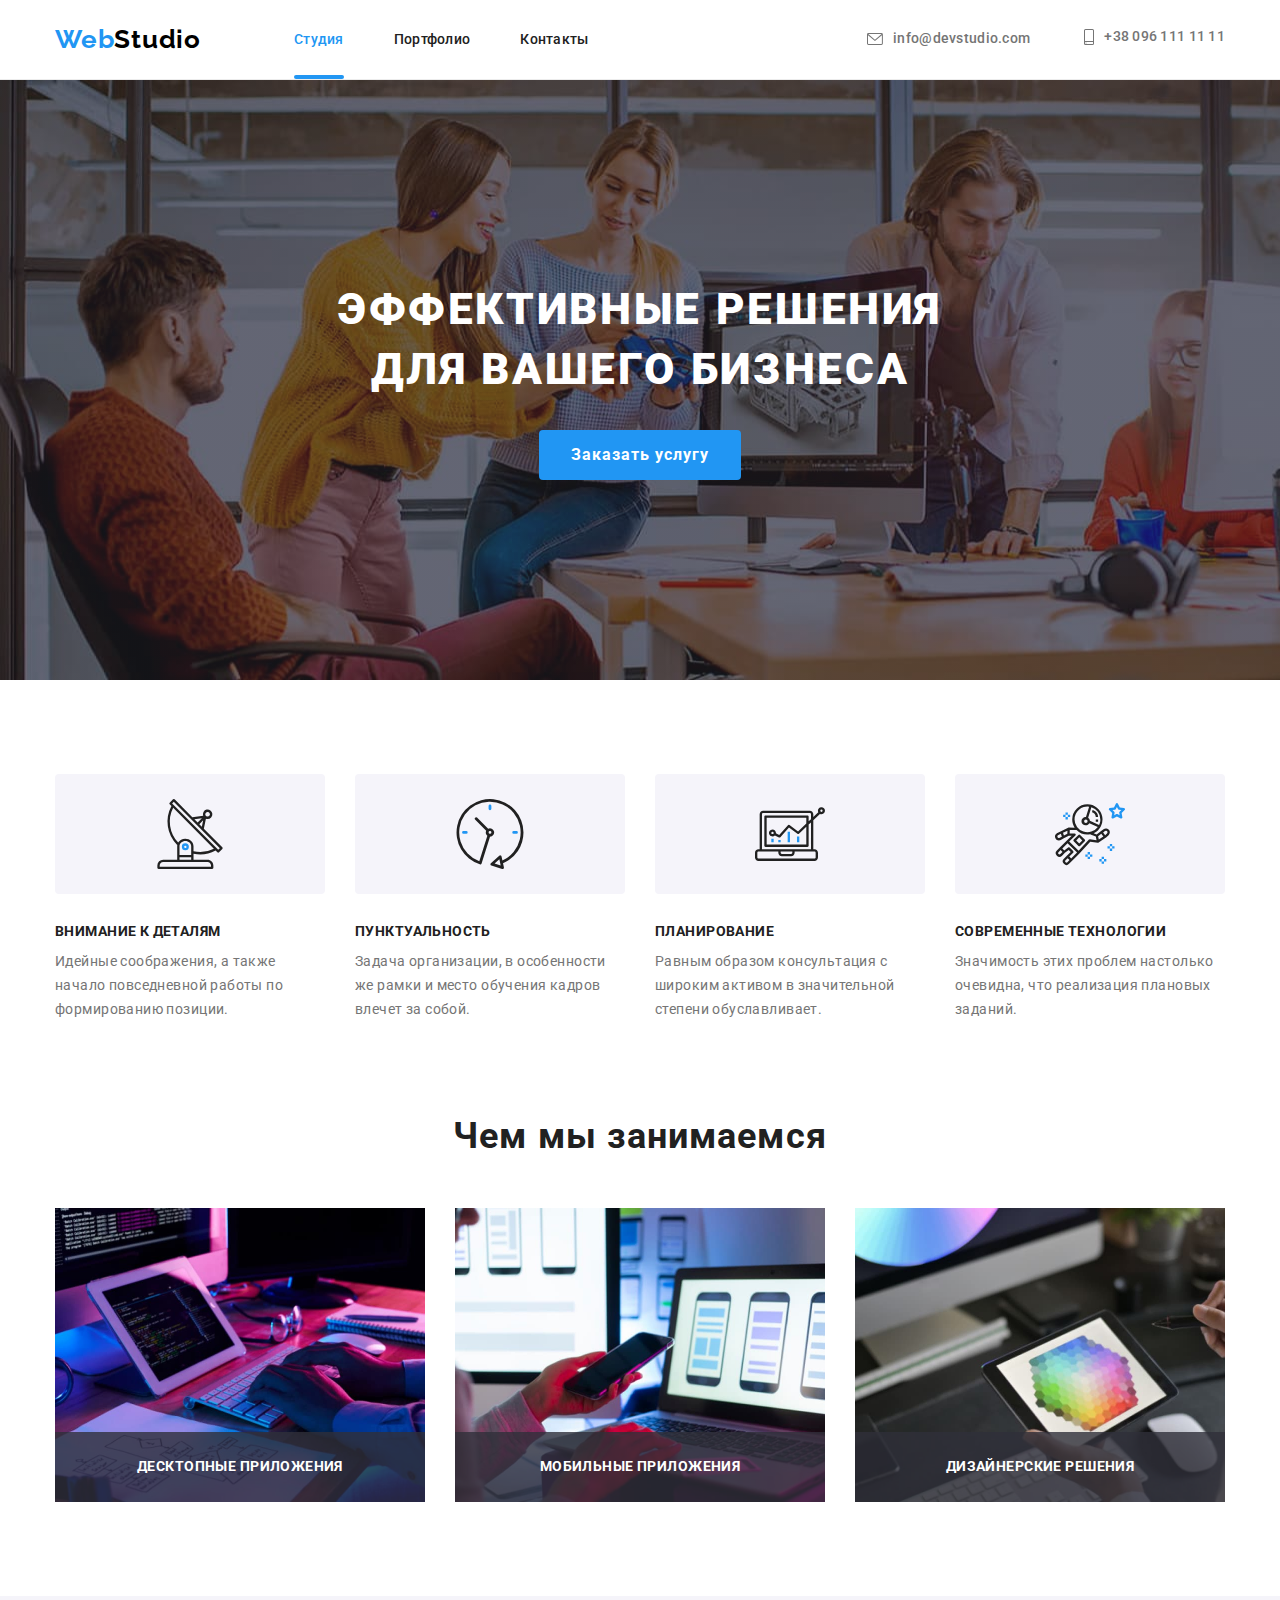
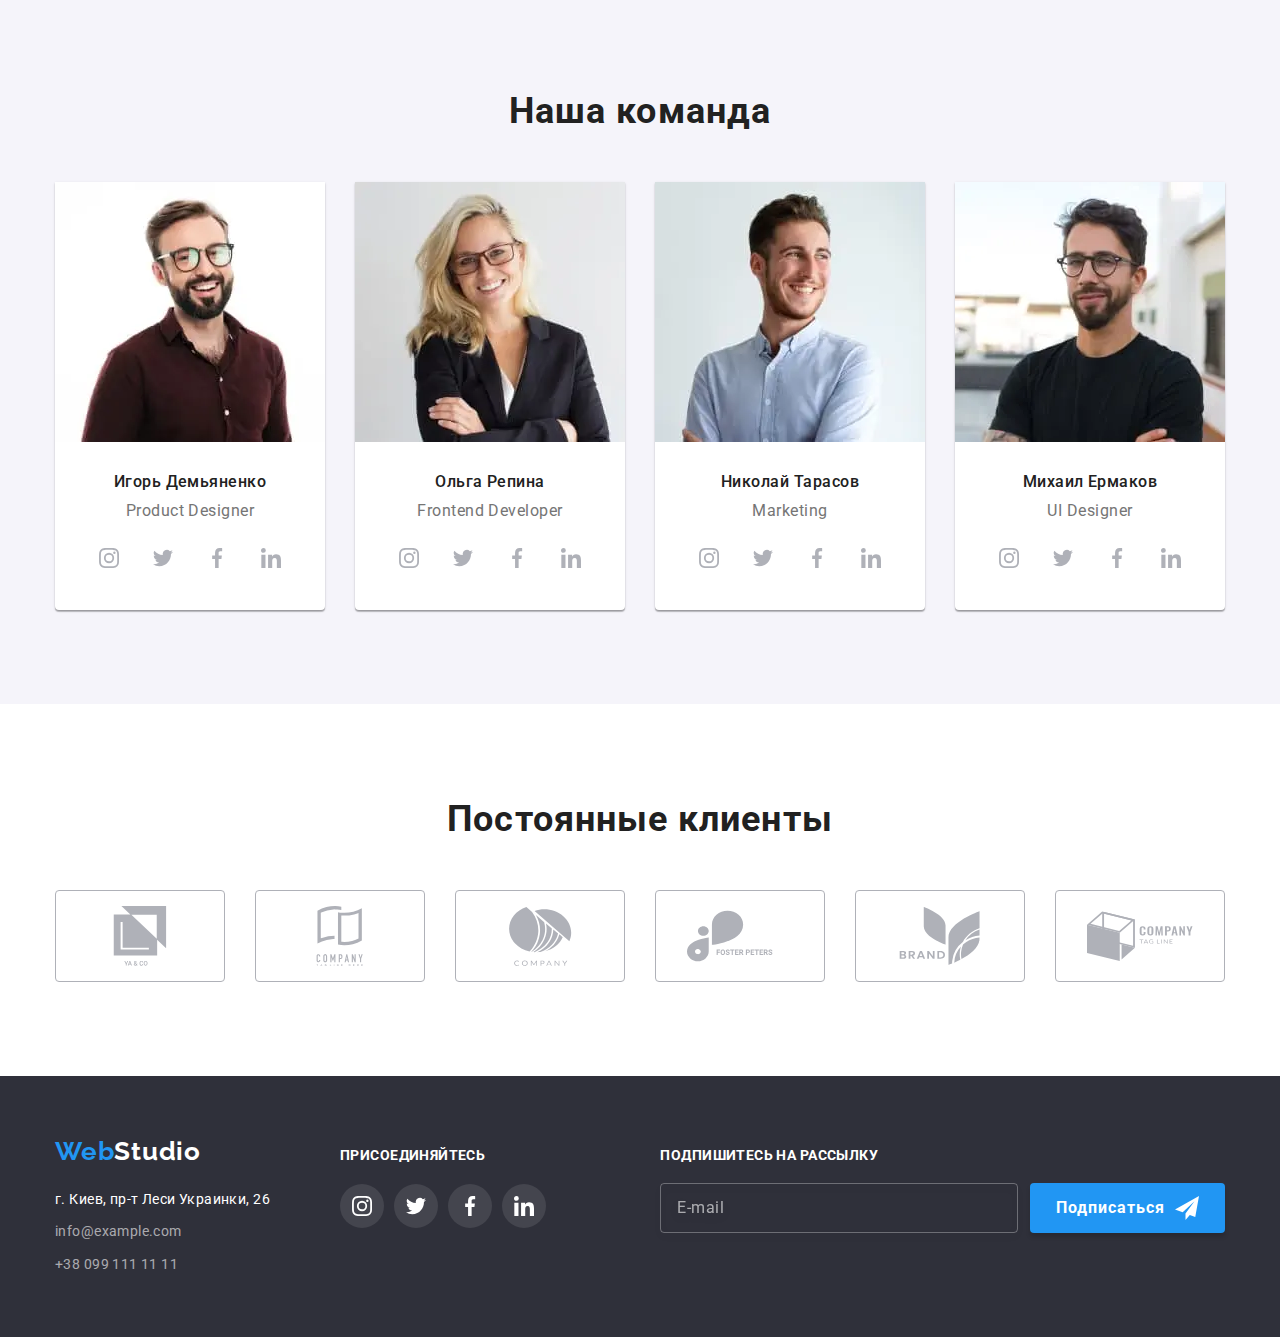
<file: index.html>
<!DOCTYPE html>
<html lang="ru">

<head>
    <meta charset="UTF-8" />
    <meta http-equiv="X-UA-Compatible" content="IE=edge">
    <meta name="viewport" content="width=device-width, initial-scale=1.0">
    <title>Студія</title>
    <link rel="preconnect" href="https://fonts.googleapis.com">
    <link rel="preconnect" href="https://fonts.gstatic.com" crossorigin>
    <link href="https://fonts.googleapis.com/css2?family=Raleway:wght@700&family=Roboto:wght@400;500;700;900&display=swap"
        rel="stylesheet">
    <link rel="stylesheet" href="https://cdn.jsdelivr.net/npm/modern-normalize@1.1.0/modern-normalize.min.css">
    <link rel="stylesheet" href="./css/main.min.css">
    
</head>

<body>
<!--HEADER-->
    <header class="page-header">
        <div class="container page-header-box">
        <nav class="page-nav">
            <a class="page-header__logo link" href="./index.html" lang="en"><span class="web">Web</span>Studio</a>
            <ul class="menu list"> 
                <li class="menu__item">
                    <a class="menu__link current link" href="./index.html">Студия</a>
                </li>
                <li class="menu__item">
                    <a class="menu__link link" href="./portfolio.html">Портфолио</a>
                </li>
                <li class="menu__item">
                    <a class="menu__link link" href="#contacts">Контакты</a>
                </li>
            </ul> 
        </nav>
        <button type="button" class="mobile-menu-open" data-menu-open>
        <svg class="mobile-menu-icon" width="40px" height="40px">
            <use href="./images/icons.svg#icon-mobile-menu"></use>
        </svg>
        </button>
        <div class="contacts-box">
            <a class="contact-e-mail link" href="mailto:info@devstudio.com">info@devstudio.com
                <svg class="envelope-icon" width="16px" height="12px">
                    <use href="./images/icons.svg#icon-envelope"></use>
                </svg>
            </a>
            <a class="contact-phone-number link" href="tel:+380961111111">+38 096 111 11 11
                <svg class="phone-icon" width="10px" height="16px">
                    <use href="./images/icons.svg#icon-smartphone"></use>
                </svg>
            </a>
    </div>
        </div>
<!--MOBILE MENU-->
        <div class="mobile-menu" data-menu>
            <div class="container mobile-menu__container">
                <button class="mobile-menu__close-btn" data-menu-close>
                    <svg class="mobile-menu__close-icon" width="19" height="19">
                        <use href="./images/icons.svg#icon-modal-close-btn"></use>
                    </svg>
                </button>
                <div class="mobile-menu__box">
                <ul class="mobile-menu__list list">
                    <li class="mobile-menu__item">
                        <a class="mobile-menu__link  link" href="./index.html">Студия</a>
                    </li>
                    <li class="mobile-menu__item">
                        <a class="mobile-menu__link link" href="./portfolio.html">Портфолио</a>
                    </li>
                    <li class="mobile-menu__item">
                        <a class="mobile-menu__link link" href="#contacts">Контакты</a>
                    </li>
                </ul>
                </div>
                <div class="mobile-menu__contacts-box contacts">
                <a class="mobile-menu__contact-phone-number link" href="tel:+380961111111">+38 096 111 11 11
                </a>
                <a class="mobile-menu__contact-e-mail link" href="mailto:info@devstudio.com">info@devstudio.com
                </a>
                <div class="mobile-menu__sn-box">
                    <ul class="mobile-menu__sn-list list">
                        <li class="mobile-menu__sn-item">
                            <a class="mobile-menu__sn-link link" href="">Instagram</a>
                        </li>
                        <li class="mobile-menu__sn-item">
                            <a class="mobile-menu__sn-link link" href="">Twitter</a>
                        </li>
                        <li class="mobile-menu__sn-item link">
                            <a class="mobile-menu__sn-link link" href="">Facebook</a>
                        </li>
                        <li class="mobile-menu__sn-item link">
                            <a class="mobile-menu__sn-link link" href="">LinkedIn</a>
                        </li>
                    </ul>
                </div>
                </div>
            </div>
        </div>
        </header>
    </header>

    <!-- <main> -->
 <!-- HERO --> 

    <section class="hero section">  
    <div class="container">
        <h1 class="hero__title">Эффективные решения <br> для вашего бизнеса</h1>
        <div class="hero__bnt-box"><button class="hero__btn" type="button" data-modal-open>Заказать услугу</button>
            </div>
    </div>    
    </section>
    
<!--ADVANTAGES-->

    <section class="advantages section">   
        <div class="container">
        <ul class="advantages-list list">
            <li class="advantages-list__item">
                <div class="advantages-list__icon-box">
                    <svg class="advantages-list__icon"width="70" height="70">
                    <use href="./images/icons.svg#icon-antenna"></use>
                    </svg>
                </div>
                <h3 class="advantages-list__title">Внимание к деталям</h3>
                <p class="advantages-list__description">Идейные соображения, а также начало повседневной работы по формированию позиции.</p>
                </li>
                <li class="advantages-list__item">
                    <div class="advantages-list__icon-box">
                    <svg class="advantages-list__icon" width="70" height="70">
                    <use href="./images/icons.svg#icon-clock"></use>
                    </svg>
                    </div>
                    <h3 class="advantages-list__title">Пунктуальность</h3>
                    <p class="advantages-list__description">Задача организации, в особенности же рамки и место обучения кадров влечет за собой.</p>
                </li>
                <li class="advantages-list__item">
                    <div class="advantages-list__icon-box">
                    <svg class="advantages-list__icon" width="70" height="70">
                        <use href="./images/icons.svg#icon-diagram"></use>
                    </svg>
                    </div>
                    <h3 class="advantages-list__title">Планирование</h3>
                    <p class="advantages-list__description">Равным образом консультация с широким активом в значительной степени обуславливает.</p>
                </li>
                <li class="advantages-list__item">
                    <div class="advantages-list__icon-box">
                    <svg class="advantages-list__icon" width="70" height="70">
                        <use href="./images/icons.svg#icon-astronaut"></use>
                    </svg>
                    </div>
                    <h3 class="advantages-list__title">Современные технологии</h3>
                    <p class="advantages-list__description">Значимость этих проблем настолько очевидна, что реализация плановых заданий.</p>
                </li>
            </ul>
            </div>
        </section>
<!--ABOUT-->
        <section class="about section">  
            <div class="container about-box">
            <h2 class="section-title">Чем мы занимаемся</h2>
            <ul class="about-list list">
                <li class="about-list__item">
                    <div class="about-list__box">
                    <img
                    srcset="./images/desktop/services/desktop-app-370/desktop-app-370@2x.jpg"
                    src="./images/desktop/services/desktop-app-370/desktop-app-370.jpg" 
                    alt="человек печатает на клавиатуре"
                    width="370"
                    height="294"
                    />
                    <p class="about-list__description">десктопные приложения</p>
                    </div>
                </li>
                <li class="about-list__item">
                    <div class="about-list__box">
                    <img
                    srcset="./images/desktop/services/mobile-app-370/mobile-app-370@2x.jpg"
                    src="./images/desktop/services/mobile-app-370/mobile-app-370.jpg"
                    alt="человек с мобильным в руках создает меню для мобильных устройств"
                    width="370"
                    height="294"
                    />
                    <p class="about-list__description">мобильные приложения</p>
                    </div>
                </li>
                <li class="about-list__item">
                    <div class="about-list__box">
                    <img 
                    srcset="./images/desktop/services/design-solutions-370/design-solutions-370@2x.jpg"
                    src="./images/desktop/services/design-solutions-370/design-solutions-370.jpg" 
                    alt="человек работает с цветовой палитрой на планшете" 
                    width="370"
                    height="294" 
                    />
                    <p class="about-list__description">дизайнерские решения</p>
                    </div>
                </li>
            </ul>
            </div>
        </section>
 <!--TEAM-->
        <section class="team section"> 
            <div class="container">
            <h2 class="section-title">Наша команда</h2>
            <ul class="team-list list">
                <li class="team-list__item">
                    <picture>
                        <source srcset="./images/desktop/team/igor-270/igor-270.webp 1x, ./images/desktop/team/igor-270/igor-270@2x.webp 2x" media="(min-width: 1200px)"
                            type="image/webp" />
                        <source srcset="./images/desktop/team/igor-270/igor-270.jpg 1x, ./images/desktop/team/igor-270/igor-270@2x.jpg 2x" media="(min-width: 1200px)" />
                    
                        <source srcset="./images/tablet/team/igor-354/igor-354.webp 1x, ./images/tablet/team/igor-354/igor-354@2x.webp 2x" media="(min-width: 768px)"
                            type="image/webp" />
                        <source srcset="./images/tablet/team/igor-354/igor-354.jpg 1x, ./images/tablet/team/igor-354/igor-354@2x.jpg 2x" media="(min-width: 768px)" />
                    
                        <source srcset="images\mobile\team\igor-450\igor-450.webp 1x, images\mobile\team\igor-450\igor-450@2x.webp 2x" media="(max-width: 767px)"
                            type="image/webp" />
                        <source srcset="images\mobile\team\igor-450\igor-450.jpg 1x, images\mobile\team\igor-450\igor-450@2x.jpg 2x" media="(max-width: 767px)" />
                    
                        <img src="./images/desktop/team/igor-270/igor-270.jpg" alt="мужчина в очках с бородой улыбается"/>
                    </picture>
                    <h3 class="team-list__name">Игорь Демьяненко</h3>
                    <p class="team-list__position" lang="en">Product Designer</p>
                <ul class="social-list list">
                    <li class="social-list__item">
                        <a href="" class="social-list__link">
                            <svg class="socail-list__icon" width="20" height="20">
                                <use href="./images/icons.svg#icon-instagram"></use>
                            </svg>
                        </a>
                    </li>
                    <li class="social-list__item">
                        <a href="" class="social-list__link">
                            <svg class="socail-list__icon" width="20" height="20">
                                <use href="./images/icons.svg#icon-twitter"></use>
                            </svg>
                        </a>
                    </li>
                    <li class="social-list__item">
                        <a href="" class="social-list__link">
                            <svg class="socail-list__icon" width="20" height="20">
                                <use href="./images/icons.svg#icon-facebook"></use>
                            </svg>
                        </a>
                    </li>
                    <li class="social-list__item">
                        <a href="" class="social-list__link">
                            <svg class="socail-list__icon" width="20" height="20">
                                <use href="./images/icons.svg#icon-linkedin"></use>
                            </svg>
                        </a>
                    </li>
                </ul>
                </li>
                <li class="team-list__item">
                    <picture>
                        <source srcset="images\desktop\team\olga-270\olga-270.webp 1x, images\desktop\team\olga-270\olga-270@2x.webp 2x"
                            media="(min-width: 1200px)" type="image/webp" />
                        <source srcset="images\desktop\team\olga-270\olga-270.jpg 1x, images\desktop\team\olga-270\olga-270@2x.jpg 2x"
                            media="(min-width: 1200px)" />
                    
                        <source srcset="images\tablet\team\olga-354\olga-354.webp 1x, images\tablet\team\olga-354\olga-354@2x.webp 2x"
                            media="(min-width: 768px)" type="image/webp" />
                        <source srcset="images\tablet\team\olga-354\olga-354.jpg 1x, images\tablet\team\olga-354\olga-354@2x.jpg 2x"
                            media="(min-width: 768px)" />
                    
                        <source srcset="images\mobile\team\olga-450\olga-450.webp 1x, images\mobile\team\olga-450\olga-450@2x.webp 2x"
                            media="(max-width: 767px)" type="image/webp" />
                        <source srcset="images\mobile\team\olga-450\olga-450.jpg 1x, images\mobile\team\olga-450\olga-450@2x.jpg 2x"
                            media="(max-width: 767px)" />
                        <img src="images\desktop\team\olga-270\olga-270.jpg" alt="блондинка в очках улыбается" />
                    </picture>                  
                    <h3 class="team-list__name">Ольга Репина</h3>
                    <p class="team-list__position" lang="en">Frontend Developer</p>
                <ul class="social-list list">
                    <li class="social-list__item">
                        <a href="" class="social-list__link">
                            <svg class="socail-list__icon" width="20" height="20">
                                <use href="./images/icons.svg#icon-instagram"></use>
                            </svg>
                        </a>
                    </li>
                    <li class="social-list__item">
                        <a href="" class="social-list__link">
                            <svg class="socail-list__icon" width="20" height="20">
                                <use href="./images/icons.svg#icon-twitter"></use>
                            </svg>
                        </a>
                    </li>
                    <li class="social-list__item">
                        <a href="" class="social-list__link">
                            <svg class="socail-list__icon" width="20" height="20">
                                <use href="./images/icons.svg#icon-facebook"></use>
                            </svg>
                        </a>
                    </li>
                    <li class="social-list__item">
                        <a href="" class="social-list__link">
                            <svg class="socail-list__icon" width="20" height="20">
                                <use href="./images/icons.svg#icon-linkedin"></use>
                            </svg>
                        </a>
                    </li>
                </ul>
                </li>
                <li class="team-list__item">
                    <picture>
                        <source srcset="images\desktop\team\nikolay-270\nikolay-270.webp 1x, images\desktop\team\nikolay-270\nikolay-270@2x.webp 2x"
                            media="(min-width: 1200px)" type="image/webp" />
                        <source srcset="images\desktop\team\nikolay-270\nikolay-270.jpg 1x, images\desktop\team\nikolay-270\nikolay-270@2x.jpg 2x"
                            media="(min-width: 1200px)" />
                    
                        <source srcset="images\tablet\team\nikolay-354\nikolay-354.webp 1x, images\tablet\team\nikolay-354\nikolay-354@2x.webp 2x"
                            media="(min-width: 768px)" type="image/webp" />
                        <source srcset="images\tablet\team\nikolay-354\nikolay-354.jpg 1x, images\tablet\team\nikolay-354\nikolay-354@2x.jpg 2x"
                            media="(min-width: 768px)" />
                    
                        <source srcset="images\mobile\team\nikolay-450\nikolay-450.webp 1x, images\mobile\team\nikolay-450\nikolay-450@2x.webp 2x"
                            media="(max-width: 767px)" type="image/webp" />
                        <source srcset="images\mobile\team\nikolay-450\nikolay-450.jpg 1x, images\mobile\team\nikolay-450\nikolay-450@2x.jpg 2x"
                            media="(max-width: 767px)" />
                        <img src="images\desktop\team\nikolay-270\nikolay-270.jpg" alt="мужчина в классической рубашке улыбается"/>
                    </picture>
                    <h3 class="team-list__name">Николай Тарасов</h3>
                    <p class="team-list__position" lang="en">Marketing</p>
                <ul class="social-list list">
                    <li class="social-list__item">
                        <a href="" class="social-list__link">
                            <svg class="socail-list__icon" width="20" height="20">
                                <use href="./images/icons.svg#icon-instagram"></use>
                            </svg>
                        </a>
                    </li>
                    <li class="social-list__item">
                        <a href="" class="social-list__link">
                            <svg class="socail-list__icon" width="20" height="20">
                                <use href="./images/icons.svg#icon-twitter"></use>
                            </svg>
                        </a>
                    </li>
                    <li class="social-list__item">
                        <a href="" class="social-list__link">
                            <svg class="socail-list__icon" width="20" height="20">
                                <use href="./images/icons.svg#icon-facebook"></use>
                            </svg>
                        </a>
                    </li>
                    <li class="social-list__item">
                        <a href="" class="social-list__link">
                            <svg class="socail-list__icon" width="20" height="20">
                                <use href="./images/icons.svg#icon-linkedin"></use>
                            </svg>
                        </a>
                    </li>
                </ul>
                </li>
                <li class="team-list__item">
                    <picture>
                        <source
                            srcset="images\desktop\team\mykhail-270\mykhail-270.webp 1x, images\desktop\team\mykhail-270\mykhail-270@2x.webp 2x"
                            media="(min-width: 1200px)" type="image/webp" />
                        <source
                            srcset="images\desktop\team\mykhail-270\mykhail-270.jpg 1x, images\desktop\team\mykhail-270\mykhail-270@2x.jpg 2x"
                            media="(min-width: 1200px)" />
                    
                        <source
                            srcset="images\tablet\team\mykhail-354\mykhail-354.webp 1x, images\tablet\team\mykhail-354\mykhail-354@2x.webp 2x"
                            media="(min-width: 768px)" type="image/webp" />
                        <source
                            srcset="images\tablet\team\mykhail-354\mykhail-354.jpg 1x, images\tablet\team\mykhail-354\mykhail-354@2x.jpg 2x"
                            media="(min-width: 768px)" />
                    
                        <source
                            srcset="images\mobile\team\mykhail-450\mykhail-450.webp 1x, images\mobile\team\mykhail-450\mykhail-450@2x.webp 2x"
                            media="(max-width: 767px)" type="image/webp" />
                        <source
                            srcset="images\mobile\team\mykhail-450\mykhail-450.jpg 1x, images\mobile\team\mykhail-450\mykhail-450@2x.jpg 2x"
                            media="(max-width: 767px)" />
                        <img src="images\desktop\team\mykhail-270\mykhail-270.jpg" alt="мужчина в очках с бородой улыбается" />
                    </picture>
                    <h3 class="team-list__name">Михаил Ермаков</h3>
                    <p class="team-list__position" lang="en">UI Designer</p>
                <ul class="social-list list">
                    <li class="social-list__item">
                        <a href="" class="social-list__link">
                            <svg class="socail-list__icon" width="20" height="20">
                                <use href="./images/icons.svg#icon-instagram"></use>
                            </svg>
                        </a>
                    </li>
                    <li class="social-list__item">
                        <a href="" class="social-list__link">
                            <svg class="socail-list__icon" width="20" height="20">
                                <use href="./images/icons.svg#icon-twitter"></use>
                            </svg>
                        </a>
                    </li>
                    <li class="social-list__item">
                        <a href="" class="social-list__link">
                            <svg class="socail-list__icon" width="20" height="20">
                                <use href="./images/icons.svg#icon-facebook"></use>
                            </svg>
                        </a>
                    </li>
                    <li class="social-list__item">
                        <a href="" class="social-list__link">
                            <svg class="socail-list__icon" width="20" height="20">
                                <use href="./images/icons.svg#icon-linkedin"></use>
                            </svg>
                        </a>
                    </li>
            </ul>
            </div>
        </section>
<!--CLIENTS-->
    <section class="clients section"> 
    <div class="container clients-box">
        <h2 class="section-title">Постоянные клиенты</h2>
<ul class="clients-list list">
    <li class="clients-list__item">
        <a href="" class="clients-list__link link">
        <svg class="clients-list__icon" width="106px" height="60px">
            <use href="./images/icons.svg#icon-group1">
            </use>
        </svg>
        </a>
    </li>
    <li class="clients-list__item">
        <a href="" class="clients-list__link link">
        <svg class="clients-list__icon" width="106px" height="60px">
            <use href="./images/icons.svg#icon-group2">
            </use>
        </svg>
        </a>
    </li>
    <li class="clients-list__item">
        <a href="" class="clients-list__link link">
        <svg class="clients-list__icon" width="106px" height="60px">
            <use href="./images/icons.svg#icon-group3">
            </use>
        </svg>
        </a>
    </li>
    <li class="clients-list__item">
        <a href="" class="clients-list__link link">
        <svg class="clients-list__icon" width="106px" height="60px">
            <use href="./images/icons.svg#icon-group4">
            </use>
        </svg>
        </a>
    </li>
    <li class="clients-list__item">
        <a href="" class="clients-list__link link">
        <svg class="clients-list__icon" width="106px" height="60px">
            <use href="./images/icons.svg#icon-group5">
            </use>
        </svg>
        </a>
    </li>
    <li class="clients-list__item">
        <a href="" class="clients-list__link link">
        <svg class="clients-list__icon" width="106px" height="60px">
            <use href="./images/icons.svg#icon-group6">
            </use>
        </svg>
        </a>
    </li>
</ul>
    </div>
</section>
    </main>
<!--FOOTER-->
    <!--FOOTER-->
    <footer class="footer">
        <div class="container footer-box">
            <div class="footer-tablet-box">
                <div class="footer-address-box">
                    <a class="footer__logo link" href="index.html" lang="en"><span class="web">Web</span>Studio</a>
                    <address class="address">
                        <ul class="footer-contacts-list list">
                            <li class="footer-contacts-list-item">
                                <a class="footer-address-link link" href="https://goo.gl/maps/kGVF8FUABVi4qEjD9"
                                    target="_blank" rel="noopener noreferrer">г. Киев, пр-т Леси Украинки, 26</a>
                            </li>
                            <li class="footer-contacts-list-item">
                                <a class="footer-contact-e-mail link" href="mailto:info@example.com">info@example.com</a>
                            </li>
                            <li class="footer-contacts-list-item">
                                <a class="footer-contact-phone-number link" href="tel:+380991111111">+38 099 111 11 11</a>
                            </li>
                        </ul>
                    </address>
                </div>
                <div class="footer-sn-box">
                    <h4 class="footer-sn-title">ПРИСОЕДИНЯЙТЕСЬ</h4>
                    <ul class="footer-social-list list">
                        <li class="footer-social-list-item">
                            <a href="" class="footer-social-list-link">
                                <svg class="footer-socail-list-icon" width="20" height="20">
                                    <use href="./images/icons.svg#icon-instagram"></use>
                                </svg>
                            </a>
                        </li>
                        <li class="footer-social-list-item">
                            <a href="" class="footer-social-list-link">
                                <svg class="footer-socail-list-icon" width="20" height="20">
                                    <use href="./images/icons.svg#icon-twitter"></use>
                                </svg>
                            </a>
                        </li>
                        <li class="footer-social-list-item">
                            <a href="" class="footer-social-list-link">
                                <svg class="footer-socail-list-icon" width="20" height="20">
                                    <use href="./images/icons.svg#icon-facebook"></use>
                                </svg>
                            </a>
                        </li>
                        <li class="footer-social-list-item">
                            <a href="" class="footer-social-list-link">
                                <svg class="footer-socail-list-icon" width="20" height="20">
                                    <use href="./images/icons.svg#icon-linkedin"></use>
                                </svg>
                            </a>
                        </li>
                    </ul>
                </div>
            </div>
            <div class="footer-form">
                <h4 class="subscribe-form-title">подпишитесь на рассылку</h4>
    
                <form class="footer-subscribe-form">
                    <ul class="subscribe-list list">
                        <li>
                            <label class="subscribe-field">
                                <input type="email" name="email" placeholder="E-mail" class="subscribe-input" required />
                            </label>
                        </li>
                        <li>
                            <button type="submit" class="subscribe-btn">Подписаться
                                <svg class="icon icon-icon-send" width="24px" height="24px">
                                    <use href="./images/icons.svg#icon-icon-send"></use>
                                </svg>
    
                            </button>
                        </li>
                    </ul>
                </form>
    
            </div>
        </div>
    </footer>
<!--MODAL WINDOW-->
    <div class="backdrop is-hidden" data-modal> 
    <div class="modal-window">
        <button type="button" class="modal-close-btn button" data-modal-close>
            <svg class="modal-close-btn-icon" width="11" height="11">
                <use href="./images/icons.svg#icon-modal-close-btn"></use>
            </svg>
        </button>
        <form class="modal-form">
            <p class="modal-form-title">Оставьте свои данные, мы вам перезвоним</p>
            <label class="modal-form-field">
                <span class="modal-form-input-description"> Имя </span>
                <span class="modal-form-input-box">
                    <input 
                    type="text" 
                    name="user_name" 
                    class="modal-form-input" 
                    required 
                    pattern="[a-zA-Zа-яА-Я]+" 
                    minlength="2" />
                    <span class="modal-form-input-icon">
                        <svg class="modal-field-icon" width="18px" height="18px">
                            <use href="./images/icons.svg#icon-user-modal"></use>
                        </svg>
                    </span>
                </span>
            </label>
            <label class="modal-form-field">
                <span class="modal-form-input-description"> Телефон </span>
                <span class="modal-form-input-box">
                    <input 
                    type="tel" 
                    name="user_phone" 
                    class="modal-form-input" 
                    required 
                    pattern="[0-9]{10}" minlength="10" />
                    <span class="modal-form-input-icon">
                        <svg class="modal-field-icon" width="18px" height="18px">
                            <use href="./images/icons.svg#icon-phone-modal"></use>
                        </svg>
                    </span>
                </span>
            </label>
            <label class="modal-form-field">
                <span class="modal-form-input-description"> Почта </span>
                <span class="modal-form-input-box">
                    <input 
                    type="email" 
                    name="user_email" 
                    class="modal-form-input" 
                    required 
                    />
                    <span class="modal-form-input-icon">
                        <svg class="modal-field-icon" width="18px" height="18px">
                            <use href="./images/icons.svg#icon-email-modal"></use>
                        </svg>
                    </span>
                </span>
            </label>
            <label class="modal-form-field">
                <span class="modal-form-input-description"> Комментарий </span>
                <span class="modal-form-input-box">
                <textarea 
                name="user_comment" 
                class="modal-form-comment" 
                placeholder="Введите текст"></textarea>
                </span>
            </label>
            <label class="policy-check-field">
                <input 
                class="check-box"
                type="checkbox"
                name="policy-check-box"
                />
                <span class="check-box-icon">
                    <svg class="check-mark" width="11px" height="8px">
                        <use href="./images/icons.svg#icon-check-mark"></use>
                    </svg>
                </span>
                <span class="check-box-description">Соглашаюсь с рассылкой и принимаю&nbsp;<a class="policy-link" href="">Условия договора </a></span>
            </label>
            <button type="submit" class="modal-form-submit">Отправить</button>
        </form>
    </div>
</div>

    <script src="./js/modal.js"></script> 
    <script src="./js/mobile-menu.js"></script>
</body>

</html>
</file>
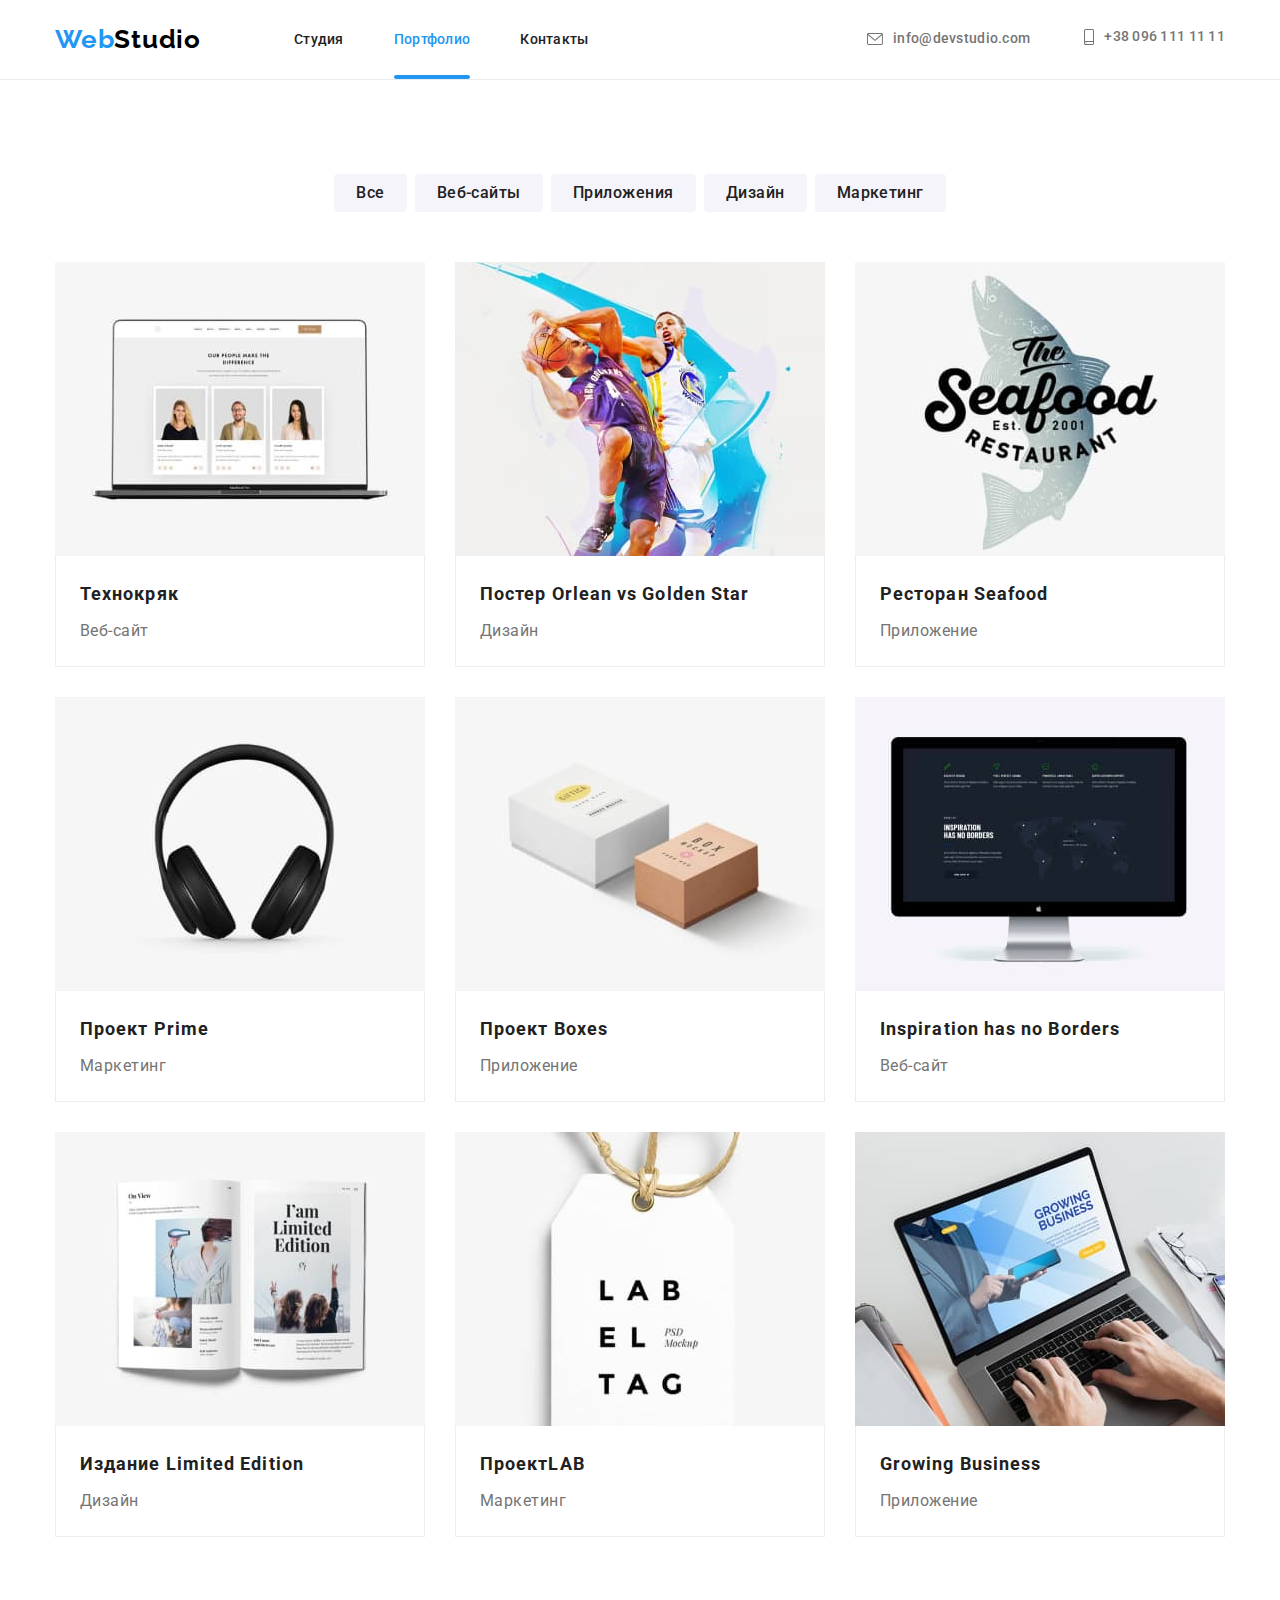
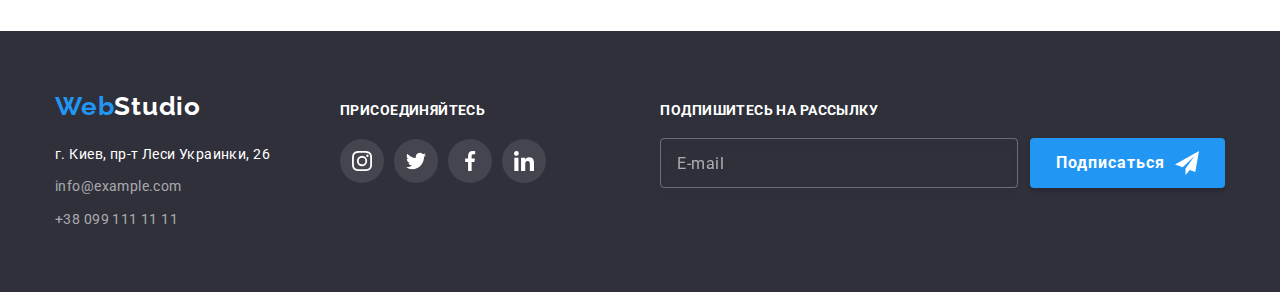
<file: portfolio.html>
<!DOCTYPE html>
<html lang="ru">

<head>
    <meta charset="UTF-8" />
    <meta http-equiv="X-UA-Compatible" content="IE=edge">
    <meta name="viewport" content="width=device-width, initial-scale=1.0">
    <title>Портфолио</title>
    <link rel="preconnect" href="https://fonts.googleapis.com">
    <link rel="preconnect" href="https://fonts.gstatic.com" crossorigin>
    <link href="https://fonts.googleapis.com/css2?family=Raleway:wght@700&family=Roboto:wght@400;500;700;900&display=swap"
        rel="stylesheet">
    <link rel="stylesheet" href="https://cdn.jsdelivr.net/npm/modern-normalize@1.1.0/modern-normalize.min.css">
    <link rel="stylesheet" href="./css/main.min.css">
</head>

<body>
<!--HEADER-->
    <header class="page-header">
        <div class="container page-header-box">
            <nav class="page-nav">
                <a class="page-header__logo link" href="./index.html" lang="en"><span class="web">Web</span>Studio</a>
                <ul class="menu list">
                    <li class="menu__item">
                        <a class="menu__link link" href="./index.html">Студия</a>
                    </li>
                    <li class="menu__item">
                        <a class="menu__link current link" href="./portfolio.html">Портфолио</a>
                    </li>
                    <li class="menu__item">
                        <a class="menu__link link" href="#contacts">Контакты</a>
                    </li>
                </ul>
            </nav>
            <button type="button" class="mobile-menu-open" data-menu-open>
                <svg class="mobile-menu-icon" width="40px" height="40px">
                    <use href="./images/icons.svg#icon-mobile-menu"></use>
                </svg>
            </button>
            <div class="contacts-box">
                <a class="contact-e-mail link" href="mailto:info@devstudio.com">info@devstudio.com
                    <svg class="envelope-icon" width="16px" height="12px">
                        <use href="./images/icons.svg#icon-envelope"></use>
                    </svg>
                </a>
                <a class="contact-phone-number link" href="tel:+380961111111">+38 096 111 11 11
                    <svg class="phone-icon" width="10px" height="16px">
                        <use href="./images/icons.svg#icon-smartphone"></use>
                    </svg>
                </a>
            </div>
        </div>
        <!--MOBILE MENU-->
        <div class="mobile-menu" data-menu>
            <div class="container mobile-menu__container">
                <button class="mobile-menu__close-btn" data-menu-close>
                    <svg class="mobile-menu__close-icon" width="19" height="19">
                        <use href="./images/icons.svg#icon-modal-close-btn"></use>
                    </svg>
                </button>
                <div class="mobile-menu__box">
                    <ul class="mobile-menu__list list">
                        <li class="mobile-menu__item">
                            <a class="mobile-menu__link link" href="./index.html">Студия</a>
                        </li>
                        <li class="mobile-menu__item">
                            <a class="mobile-menu__link current link" href="./portfolio.html">Портфолио</a>
                        </li>
                        <li class="mobile-menu__item">
                            <a class="mobile-menu__link link" href="#contacts">Контакты</a>
                        </li>
                    </ul>
                </div>
                <div class="mobile-menu__contacts-box">
                    <a class="mobile-menu__contact-phone-number link" href="tel:+380961111111">+38 096 111 11 11
                    </a>
                    <a class="mobile-menu__contact-e-mail link" href="mailto:info@devstudio.com">info@devstudio.com
                    </a>
                    <div class="mobile-menu__sn-box">
                        <ul class="mobile-menu__sn-list list">
                            <li class="mobile-menu__sn-item">
                                <a class="mobile-menu__sn-link link" href="">Instagram</a>
                            </li>
                            <li class="mobile-menu__sn-item">
                                <a class="mobile-menu__sn-link link" href="">Twitter</a>
                            </li>
                            <li class="mobile-menu__sn-item link">
                                <a class="mobile-menu__sn-link link" href="">Facebook</a>
                            </li>
                            <li class="mobile-menu__sn-item link">
                                <a class="mobile-menu__sn-link link" href="">LinkedIn</a>
                            </li>
                        </ul>
                    </div>
                </div>
            </div>
        </div>
    </header>
 
    <main>
<!--PORTFOLIO-->
        <section class="portfolio section"> 
            <div class="container">
            <ul class="portfolio-filters list">
                <li class="portfolio-filter-item"><button class="portfolio-filter-btn" type="button">Все</button></li>
                <li class="portfolio-filter-item"><button class="portfolio-filter-btn" type="button">Веб-сайты</button></li>
                <li class="portfolio-filter-item"><button class="portfolio-filter-btn" type="button">Приложения</button></li>
                <li class="portfolio-filter-item"><button class="portfolio-filter-btn" type="button">Дизайн</button></li>
                <li class="portfolio-filter-item"><button class="portfolio-filter-btn" type="button">Маркетинг</button></li>
            </ul>

            <ul class="projects-list list">
                <li class="projects-list-item">
                    <button class="project-btn" type="button">
                    <div class="project-card">
                        <picture>
                            <source srcset="images\desktop\portfolio-card-set\technokryak-370\technokryak-370.jpg 1x, images\desktop\portfolio-card-set\technokryak-370\technokryak-370@2x.jpg 2x"
                                media="(min-width: 1200px)" />
                        
                            <source srcset="images\tablet\portfolio-card-set\technokryak-354\technokryak-354.jpg 1x, images\tablet\portfolio-card-set\technokryak-354\technokryak-354@2x.jpg 2x"
                                media="(min-width: 768px)" />
                        
                            <source srcset="images\mobile\portfolio-card-set\technocryak-450\technocryak-450.jpg 1x, images\mobile\portfolio-card-set\technocryak-450\technocryak-450@2x.jpg 2x"
                                media="(max-width: 767px)" />
                        
                            <img src="images\desktop\portfolio-card-set\technokryak-370\technokryak-370.jpg" alt="карточки с фото людей на мониторе" />
                        </picture>
                    <p class="project-hover-text">Ресурс предлагает комплексные предложения с разным уровнем функционала и сервисов.
                    Все это позволит
                    посетителю получить исчерпывающие сведения о компании или частном лице.
                </p>
                    </div>
                    <div class="project-box">
                    <h3 class="project-name">Технокряк</h3>
                    <p class="project-description">Веб-сайт</p>
                </div>
                </button>
                </li>
                <li class="projects-list-item">
                    <button class="project-btn" type="button">
                    <div class="project-card">
                    <picture>
                        <source
                            srcset="images\desktop\portfolio-card-set\poster-new-orlean-370\poster-new-orlean-370.jpg 1x, images\desktop\portfolio-card-set\poster-new-orlean-370\poster-new-orlean-370@2x.jpg 2x"
                            media="(min-width: 1200px)" />
                    
                        <source
                            srcset="images\tablet\portfolio-card-set\poster-new-orlean-354\poster-new-orlean-354.jpg 1x, images\tablet\portfolio-card-set\poster-new-orlean-354\poster-new-orlean-354@2x.jpg 2x"
                            media="(min-width: 768px)" />
                    
                        <source
                            srcset="images\mobile\portfolio-card-set\poster-new-orlean-450\poster-new-orlean-450.jpg 1x, images\mobile\portfolio-card-set\poster-new-orlean-450\poster-new-orlean-450@2x.jpg 2x"
                            media="(max-width: 767px)" />
                    
                        <img src="images\desktop\portfolio-card-set\poster-new-orlean-370\poster-new-orlean-370.jpg"
                            alt="баскетболисты сражаются за мяч" />
                    </picture>
                    <p class="project-hover-text">Ресурс предлагает комплексные предложения с разным уровнем функционала и сервисов.
                        Все это позволит
                        посетителю получить исчерпывающие сведения о компании или частном лице.
                    </p>
                    </div>
                    <div class="project-box">
                    <h3 class="project-name">Постер <span lang="en">Orlean vs Golden Star</span></h3>
                    <p class="project-description">Дизайн</p>
                </div>
                </button>
                </li>
                <li class="projects-list-item">
                    <button class="project-btn" type="button">
                    <div class="project-card">
                    <picture>
                        <source
                            srcset="images\desktop\portfolio-card-set\seafood-370\seafood-370.jpg 1x, images\desktop\portfolio-card-set\seafood-370\seafood-370@2x.jpg 2x"
                            media="(min-width: 1200px)" />
                    
                        <source
                            srcset="images\tablet\portfolio-card-set\seafood-354\seafood-354.jpg 1x, images\tablet\portfolio-card-set\seafood-354\seafood-354@2x.jpg 2x"
                            media="(min-width: 768px)" />
                    
                        <source
                            srcset="images\mobile\portfolio-card-set\seafood-450\seafood-450.jpg 1x, images\mobile\portfolio-card-set\seafood-450\seafood-450@2x.jpg 2x"
                            media="(max-width: 767px)" />
                    
                        <img src="images\desktop\portfolio-card-set\seafood-370\seafood-370.jpg"
                            alt="логотип рыбного ресторана" />
                    </picture>
                    <p class="project-hover-text">Ресурс предлагает комплексные предложения с разным уровнем функционала и сервисов.
                        Все это позволит
                        посетителю получить исчерпывающие сведения о компании или частном лице.
                    </p>
                    </div>
                    <div class="project-box">
                    <h3 class="project-name">Ресторан <span lang="en">Seafood</span></h3>
                    <p class="project-description">Приложение</p>
                </div>
                </button>
                </li>
                <li class="projects-list-item">
                    <button class="project-btn" type="button">
                    <div class="project-card">
                    <picture>
                        <source
                            srcset="images\desktop\portfolio-card-set\prime-370\prime-370.jpg 1x, images\desktop\portfolio-card-set\prime-370\prime-370@2x.jpg 2x"
                            media="(min-width: 1200px)" />
                    
                        <source
                            srcset="images\tablet\portfolio-card-set\prime-354\prime-354.jpg 1x, images\tablet\portfolio-card-set\prime-354\prime-354@2x.jpg 2x"
                            media="(min-width: 768px)" />
                    
                        <source
                            srcset="images\mobile\portfolio-card-set\prime-450\prime-450.jpg 1x, images\mobile\portfolio-card-set\prime-450\prime-450@2x.jpg 2x"
                            media="(max-width: 767px)" />
                    
                        <img src="images\desktop\portfolio-card-set\prime-370\prime-370.jpg"
                            alt="черные наушники" />
                    </picture>
                    <p class="project-hover-text">Ресурс предлагает комплексные предложения с разным уровнем функционала и сервисов.
                        Все это позволит
                        посетителю получить исчерпывающие сведения о компании или частном лице.
                    </p>
                    </div>
                    <div class="project-box">
                    <h3 class="project-name">Проект <span lang="en">Prime</span></h3>
                    <p class="project-description">Маркетинг</p>
                </div>
                </button>
                </li>
                <li class="projects-list-item">
                    <button class="project-btn" type="button">
                    <div class="project-card">
                    <picture>
                        <source
                            srcset="images\desktop\portfolio-card-set\boxes-370\boxes-370.jpg 1x, images\desktop\portfolio-card-set\boxes-370\boxes-370@2x.jpg 2x"
                            media="(min-width: 1200px)" />
                    
                        <source
                            srcset="images\tablet\portfolio-card-set\boxes-354\boxes-354.jpg 1x, images\tablet\portfolio-card-set\boxes-354\boxes-354@2x.jpg 2x"
                            media="(min-width: 768px)" />
                    
                        <source
                            srcset="images\mobile\portfolio-card-set\boxes-450\boxes-450.jpg 1x, images\mobile\portfolio-card-set\boxes-450\boxes-450@2x.jpg 2x"
                            media="(max-width: 767px)" />
                    
                        <img src="images\desktop\portfolio-card-set\boxes-370\boxes-370.jpg"
                            alt="крафтовые коробки" />
                    </picture>
                    <p class="project-hover-text">Ресурс предлагает комплексные предложения с разным уровнем функционала и сервисов.
                        Все это позволит
                        посетителю получить исчерпывающие сведения о компании или частном лице.
                    </p>
                    </div>
                    <div class="project-box">
                    <h3 class="project-name">Проект <span lang="en">Boxes</span></h3>
                    <p class="project-description">Приложение</p>
                </div>
                </button>
                </li>
                <li class="projects-list-item">
                    <button class="project-btn" type="button">
                    <div class="project-card">
                    <picture>
                        <source
                            srcset="images\desktop\portfolio-card-set\inspiration-370\inspiration-370.jpg 1x, images\desktop\portfolio-card-set\inspiration-370\inspiration-370@2x.jpg 2x"
                            media="(min-width: 1200px)" />
                    
                        <source
                            srcset="images\tablet\portfolio-card-set\inspiration-354\inspiration-354.jpg 1x, images\tablet\portfolio-card-set\inspiration-354\inspiration-354@2x.jpg 2x"
                            media="(min-width: 768px)" />
                    
                        <source
                            srcset="images\mobile\portfolio-card-set\inspiration-450\inspiration-450.jpg 1x, images\mobile\portfolio-card-set\inspiration-450\inspiration-450@2x.jpg 2x"
                            media="(max-width: 767px)" />
                    
                        <img src="images\desktop\portfolio-card-set\inspiration-370\inspiration-370.jpg"
                            alt="монитор с сайтом" />
                    </picture>
                    <p class="project-hover-text">Ресурс предлагает комплексные предложения с разным уровнем функционала и сервисов.
                        Все это позволит
                        посетителю получить исчерпывающие сведения о компании или частном лице.
                    </p>
                    </div>
                    <div class="project-box">
                    <h3 class="project-name" lang="en">Inspiration has no Borders</h3>
                    <p class="project-description">Веб-сайт</p>
                </div>
                </button>
                </li>
                <li class="projects-list-item">
                    <button class="project-btn" type="button">
                    <div class="project-card">
                    <picture>
                        <source
                            srcset="images\desktop\portfolio-card-set\limited-edition-370\limited-edition-370.jpg 1x, images\desktop\portfolio-card-set\limited-edition-370\limited-edition-370@2x.jpg 2x"
                            media="(min-width: 1200px)" />
                    
                        <source
                            srcset="images\tablet\portfolio-card-set\limited-edition-354\limited-edition-354.jpg 1x, images\tablet\portfolio-card-set\limited-edition-354\limited-edition-354@2x.jpg 2x"
                            media="(min-width: 768px)" />
                    
                        <source
                            srcset="images\mobile\portfolio-card-set\limited-edition-450\limited-edition-450.jpg 1x, images\mobile\portfolio-card-set\limited-edition-450\limited-edition-450@2x.jpg 2x"
                            media="(max-width: 767px)" />
                    
                        <img src="images\desktop\portfolio-card-set\limited-edition-370\limited-edition-370.jpg"
                            alt="открытый журнал" />
                    </picture>
                    <p class="project-hover-text">Ресурс предлагает комплексные предложения с разным уровнем функционала и сервисов.
                        Все это позволит
                        посетителю получить исчерпывающие сведения о компании или частном лице.
                    </p>
                    </div>
                    <div class="project-box">
                    <h3 class="project-name">Издание <span lang="en">Limited Edition</span></h3>
                    <p class="project-description">Дизайн</p>
                </div>
                </button>
                </li>
                <li class="projects-list-item">
                    <button class="project-btn" type="button">
                    <div class="project-card">
                    <picture>
                        <source
                            srcset="images\desktop\portfolio-card-set\lab-370\lab-370.jpg 1x, images\desktop\portfolio-card-set\lab-370\lab-370@2x.jpg 2x"
                            media="(min-width: 1200px)" />
                    
                        <source
                            srcset="images\tablet\portfolio-card-set\lab-354\lab-354.jpg 1x, images\tablet\portfolio-card-set\lab-354\lab-354@2x.jpg 2x"
                            media="(min-width: 768px)" />
                    
                        <source
                            srcset="images\mobile\portfolio-card-set\lab-450\lab-450.jpg 1x, images\mobile\portfolio-card-set\lab-450\lab-450@2x.jpg 2x"
                            media="(max-width: 767px)" />
                    
                        <img src="images\desktop\portfolio-card-set\lab-370\lab-370.jpg"
                            alt="бирка" />
                    </picture>
                    <p class="project-hover-text">Ресурс предлагает комплексные предложения с разным уровнем функционала и сервисов.
                        Все это позволит
                        посетителю получить исчерпывающие сведения о компании или частном лице.
                    </p>
                    </div>
                    <div class="project-box">
                    <h3 class="project-name">Проект<span lang="en">LAB</span></h3>
                    <p class="project-description">Маркетинг</p>
                </div>
                </button>
                </li>
                <li class="projects-list-item">
                    <button class="project-btn" type="button">
                    <div class="project-card">
                    <picture>
                        <source
                            srcset="images\desktop\portfolio-card-set\growing-business-370\growing-business-370.jpg 1x, images\desktop\portfolio-card-set\growing-business-370\growing-business-370@2x.jpg 2x"
                            media="(min-width: 1200px)" />
                    
                        <source
                            srcset="images\tablet\portfolio-card-set\growing-business-354\growing-business-354.jpg 1x, images\tablet\portfolio-card-set\growing-business-354\growing-business-354@2x.jpg 2x"
                            media="(min-width: 768px)" />
                    
                        <source
                            srcset="images\mobile\portfolio-card-set\growing-business-450\growing-business-450.jpg 1x, images\mobile\portfolio-card-set\growing-business-450\growing-business-450@2x.jpg 2x"
                            media="(max-width: 767px)" />
                    
                        <img src="images\desktop\portfolio-card-set\growing-business-370\growing-business-370.jpg"
                            alt="человек печатает на ноутбуке" />
                    </picture>
                    <p class="project-hover-text">Ресурс предлагает комплексные предложения с разным уровнем функционала и сервисов.
                        Все это позволит
                        посетителю получить исчерпывающие сведения о компании или частном лице.
                    </p>
                    </div>
                    <div class="project-box">
                    <h3 class="project-name" lang="en">Growing Business</h3>
                    <p class="project-description">Приложение</p>
                </div>
                </button>
                </li>
            </ul>
            </div>
        </section>
    </main>
<!--FOOTER-->
    <footer class="footer">
        <div class="container footer-box">
            <div class="footer-tablet-box">
                <div class="footer-address-box">
                    <a class="footer__logo link" href="index.html" lang="en"><span class="web">Web</span>Studio</a>
                    <address class="address">
                        <ul class="footer-contacts-list list">
                            <li class="footer-contacts-list-item">
                                <a class="footer-address-link link" href="https://goo.gl/maps/kGVF8FUABVi4qEjD9"
                                    target="_blank" rel="noopener noreferrer">г. Киев, пр-т Леси Украинки, 26</a>
                            </li>
                            <li class="footer-contacts-list-item">
                                <a class="footer-contact-e-mail link" href="mailto:info@example.com">info@example.com</a>
                            </li>
                            <li class="footer-contacts-list-item">
                                <a class="footer-contact-phone-number link" href="tel:+380991111111">+38 099 111 11 11</a>
                            </li>
                        </ul>
                    </address>
                </div>
                <div class="footer-sn-box">
                    <h4 class="footer-sn-title">ПРИСОЕДИНЯЙТЕСЬ</h4>
                    <ul class="footer-social-list list">
                        <li class="footer-social-list-item">
                            <a href="" class="footer-social-list-link">
                                <svg class="footer-socail-list-icon" width="20" height="20">
                                    <use href="./images/icons.svg#icon-instagram"></use>
                                </svg>
                            </a>
                        </li>
                        <li class="footer-social-list-item">
                            <a href="" class="footer-social-list-link">
                                <svg class="footer-socail-list-icon" width="20" height="20">
                                    <use href="./images/icons.svg#icon-twitter"></use>
                                </svg>
                            </a>
                        </li>
                        <li class="footer-social-list-item">
                            <a href="" class="footer-social-list-link">
                                <svg class="footer-socail-list-icon" width="20" height="20">
                                    <use href="./images/icons.svg#icon-facebook"></use>
                                </svg>
                            </a>
                        </li>
                        <li class="footer-social-list-item">
                            <a href="" class="footer-social-list-link">
                                <svg class="footer-socail-list-icon" width="20" height="20">
                                    <use href="./images/icons.svg#icon-linkedin"></use>
                                </svg>
                            </a>
                        </li>
                    </ul>
                </div>
            </div>
            <div class="footer-form">
                <h4 class="subscribe-form-title">подпишитесь на рассылку</h4>
    
                <form class="footer-subscribe-form">
                    <ul class="subscribe-list list">
                        <li>
                            <label class="subscribe-field">
                                <input type="email" name="email" placeholder="E-mail" class="subscribe-input" required />
                            </label>
                        </li>
                        <li>
                            <button type="submit" class="subscribe-btn">Подписаться
                                <svg class="icon icon-icon-send" width="24px" height="24px">
                                    <use href="./images/icons.svg#icon-icon-send"></use>
                                </svg>
    
                            </button>
                        </li>
                    </ul>
                </form>
            </div>
        </div>
    </footer>

    <script src="./js/mobile-menu.js"></script>
</body>
</html>
</file>
<file: css/main.min.css>
h1,h2,h3,h4,h5,h6,p{margin-top:0;margin-bottom:0}ul,ol{margin-top:0;margin-bottom:0;padding-left:0}img{display:block;max-width:100%;height:auto}.list{list-style:none}.link{text-decoration:none}body{font-family:var(--primary-font)}button{cursor:pointer}.container{padding-left:15px;padding-right:15px}@media screen and (min-width: 480px){.container{width:480px;margin-left:auto;margin-right:auto}}@media screen and (min-width: 768px){.container{width:768px}}@media screen and (min-width: 1200px){.container{width:1200px}}@media screen and (max-width: 767px){.section{padding:60px 0}}@media screen and (min-width: 768px){.section{padding:60px 0}}@media screen and (min-width: 1200px){.section{padding:94px 0}}.backdrop{position:fixed;top:0;left:0;z-index:100;width:100%;height:100%;background:rgba(0,0,0,.2);transition:500ms cubic-bezier(0.4, 0, 0.2, 1)}.backdrop.is-hidden{opacity:0;visibility:hidden;pointer-events:none;transform:scale(3);transition:500ms cubic-bezier(0.4, 0, 0.2, 1)}@media screen and (max-width: 767px){.footer{background-color:#2f303a;padding-top:60px;padding-bottom:60px}.footer__logo{font-size:24px;margin-bottom:20px}.footer-address-box{display:flex;flex-direction:column;justify-content:center;align-items:center}.address{text-align:center;margin-bottom:60px}.footer-contacts-list-item:not(:last-child){margin-bottom:8px}.footer-address-link{font-style:normal;font-weight:400;font-size:14px;line-height:24px;letter-spacing:.03em;color:#fff}.footer-contact-e-mail{font-style:normal;font-weight:400;font-size:14px;line-height:1.71;letter-spacing:.03em;color:rgba(255,255,255,.6)}.footer-contact-phone-number{font-style:normal;font-weight:400;font-size:14px;line-height:1.71;letter-spacing:.03em;color:rgba(255,255,255,.6)}.footer-sn-title{display:block;font-weight:700;font-size:14px;line-height:1.14;letter-spacing:.03em;text-transform:uppercase;text-align:center;color:#fff;margin-bottom:20px}.footer-social-list{display:flex;justify-content:center;gap:10px;margin-bottom:60px}.footer-social-list-link{display:flex;justify-content:center;align-items:center;width:44px;height:44px;border-radius:50%;background:rgba(255,255,255,.1);fill:#fff;transition:var(--transition-main)}.footer-social-list-link:hover,.footer-social-list-link:focus{background-color:var(--accent-color);fill:#fff}.footer-form{display:flex;flex-direction:column;margin-top:auto;justify-content:center;align-items:center}.subscribe-form-title{font-weight:700;font-size:14px;line-height:1.15;letter-spacing:.03em;text-transform:uppercase;color:#fff;margin-bottom:20px}.subscribe-input{border:1px solid rgba(255,255,255,.3);filter:drop-shadow(0px 4px 4px rgba(0, 0, 0, 0.15));border-radius:4px;height:50px;background-color:rgba(0,0,0,0);padding:15px 16px;font-weight:400;font-size:16px;line-height:1.25;letter-spacing:.03em;margin-bottom:20px;width:90vw;max-width:450px;transform:border-color var(--transition-main)}.subscribe-input::placeholder{font-weight:400;font-size:16px;line-height:1.25;display:flex;align-items:center;letter-spacing:.03em;color:rgba(255,255,255,.6)}.subscribe-input:focus{outline:none;border-color:var(--accent-color)}.subscribe-btn{background:#2196f3;box-shadow:0px 4px 4px rgba(0,0,0,.15);border:none;border-radius:4px;color:#fff;font-weight:700;font-size:16px;line-height:1.87;align-items:center;text-align:center;display:flex;letter-spacing:.06em;padding:10px 31px;margin-left:auto;margin-right:auto}.icon-icon-send{fill:currentColor;margin-left:10px}}@media screen and (min-width: 768px)and (max-width: 1199px){.footer{background-color:#2f303a;padding-top:60px;padding-bottom:60px}.footer-tablet-box{display:flex;justify-content:center;gap:168px}.footer__logo{font-size:24px;margin-bottom:20px}.footer-address-box{display:flex;flex-direction:column;justify-content:center;align-items:center}.address{text-align:center;margin-bottom:60px}.footer-contacts-list-item:not(:last-child){margin-bottom:8px}.footer-address-link{font-style:normal;font-weight:400;font-size:14px;line-height:24px;letter-spacing:.03em;color:#fff}.footer-contact-e-mail{font-style:normal;font-weight:400;font-size:14px;line-height:1.71;letter-spacing:.03em;color:rgba(255,255,255,.6)}.footer-contact-phone-number{font-style:normal;font-weight:400;font-size:14px;line-height:1.71;letter-spacing:.03em;color:rgba(255,255,255,.6)}.sn-title{display:block;font-weight:700;font-size:14px;line-height:1.14;letter-spacing:.03em;text-transform:uppercase;color:#fff;margin-bottom:20px}.footer-social-list{display:flex;justify-content:center;gap:10px}.footer-sn-title{display:block;font-weight:700;font-size:14px;line-height:1.14;letter-spacing:.03em;text-transform:uppercase;text-align:center;color:#fff;margin-bottom:20px}.footer-social-list{display:flex;justify-content:center;gap:10px;margin-bottom:60px}.footer-social-list-link{display:flex;justify-content:center;align-items:center;width:44px;height:44px;border-radius:50%;background:rgba(255,255,255,.1);fill:#fff;transition:var(--transition-main)}.footer-social-list-link:hover,.footer-social-list-link:focus{background-color:var(--accent-color);fill:#fff}.footer-form{display:flex;flex-direction:column;margin-top:auto;justify-content:center;align-items:center}.subscribe-form-title{font-weight:700;font-size:14px;line-height:1.15;letter-spacing:.03em;text-transform:uppercase;color:#fff;margin-bottom:20px}.subscribe-input{border:1px solid rgba(255,255,255,.3);filter:drop-shadow(0px 4px 4px rgba(0, 0, 0, 0.15));border-radius:4px;height:50px;background-color:rgba(0,0,0,0);padding:15px 16px;font-weight:400;font-size:16px;line-height:1.25;letter-spacing:.03em;margin-bottom:20px;width:450px;transform:border-color var(--transition-main)}.subscribe-input::placeholder{font-weight:400;font-size:16px;line-height:1.25;display:flex;align-items:center;letter-spacing:.03em;color:rgba(255,255,255,.6)}.subscribe-input:focus{outline:none;border-color:var(--accent-color)}.subscribe-btn{background:#2196f3;box-shadow:0px 4px 4px rgba(0,0,0,.15);border:none;border-radius:4px;color:#fff;font-weight:700;font-size:16px;line-height:1.87;align-items:center;text-align:center;display:flex;letter-spacing:.06em;padding:10px 31px;margin-left:auto;margin-right:auto}.icon-icon-send{fill:currentColor;margin-left:10px}}@media screen and (min-width: 1200px){.footer{background-color:#2f303a;padding-top:60px;padding-bottom:60px}.footer-box{display:flex;align-items:baseline}.footer-tablet-box{display:flex;align-items:baseline}.footer-address-box{display:table;margin-right:70px}.footer__logo{display:block;margin-bottom:20px}.footer-contacts-list-item:not(:last-child){margin-bottom:9px}.footer-address-link{font-style:normal;font-weight:400;font-size:14px;line-height:24px;letter-spacing:.03em;color:#fff;transition:var(--transition-main)}.footer-address-link:hover,.footer-address-link:focus{color:var(--accent-color)}.footer-contact-e-mail{font-style:normal;font-weight:400;font-size:14px;line-height:1.71;letter-spacing:.03em;color:rgba(255,255,255,.6);transition:var(--transition-main)}.footer-contact-e-mail:hover,.footer-contact-e-mail:focus{color:var(--accent-color)}.footer-contact-phone-number{font-style:normal;font-weight:400;font-size:14px;line-height:1.71;letter-spacing:.03em;color:rgba(255,255,255,.6);transition:var(--transition-main)}.footer-contact-phone-number:hover,.footer-contact-phone-number:focus{color:var(--accent-color)}.contacts-list-item:not(:last-of-type){margin-bottom:9px}.footer-sn-title{display:block;font-weight:700;font-size:14px;line-height:1.14;letter-spacing:.03em;text-transform:uppercase;color:#fff;margin-bottom:20px}.footer-social-list{display:flex;justify-content:center;gap:10px}.footer-social-list-link{display:flex;justify-content:center;align-items:center;width:44px;height:44px;border-radius:50%;background:rgba(255,255,255,.1);fill:#fff;transition:var(--transition-main)}.footer-social-list-link:hover,.footer-social-list-link:focus{background-color:var(--accent-color)}.footer-form{margin-left:auto;justify-content:center;align-items:center}.subscribe-form-title{font-weight:700;font-size:14px;line-height:1.15;letter-spacing:.03em;text-transform:uppercase;color:#fff;margin-bottom:20px}.subscribe-list{display:flex}.subscribe-btn{background:#2196f3;box-shadow:0px 4px 4px rgba(0,0,0,.15);border:none;border-radius:4px;color:#fff;font-weight:700;font-size:16px;line-height:1.87;display:flex;align-items:center;text-align:center;letter-spacing:.06em;padding:10px 26px;transition:backgroud-color var(--transition-main)}.subscribe-btn:focus,.subscribe-btn:hover{background-color:#188ce8}.icon-icon-send{fill:currentColor;margin-left:10px}.subscribe-input{border:1px solid rgba(255,255,255,.3);filter:drop-shadow(0px 4px 4px rgba(0, 0, 0, 0.15));border-radius:4px;width:358px;height:50px;background-color:rgba(0,0,0,0);margin-right:12px;padding:15px 16px;font-weight:400;font-size:16px;line-height:1.25;display:flex;align-items:center;letter-spacing:.03em;color:rgba(255,255,255,.6);transition:border-color var(--transition-main)}.subscribe-input::placeholder{font-weight:400;font-size:16px;line-height:1.25;display:flex;align-items:center;letter-spacing:.03em;color:rgba(255,255,255,.6)}.subscribe-input:focus,.subscribe-input:hover{outline:none;border-color:var(--accent-color)}}@media screen and (max-width: 767px){.menu{display:none}.contacts-box{display:none}.page-header{padding-top:16px;padding-bottom:16px;border-bottom:1px solid #ececec}.page-header-box{display:flex;align-items:center;justify-content:space-between}.mobile-menu-open{background-color:rgba(0,0,0,0);border:none;padding:0;line-height:0;transition:var(--transition-main)}}@media screen and (min-width: 768px){.mobile-menu-open{display:none}.page-header{border-bottom:1px solid #ececec}.page-nav{display:flex;align-items:center}.page-header-box{display:flex;padding-top:21px;padding-bottom:21px;align-items:center}.page-header__logo{margin-right:88px}.menu{display:flex;align-items:center}.menu__item:not(:last-child){margin-right:50px}.menu__link{font-weight:500;font-size:14px;line-height:1.14;letter-spacing:.02em;color:#212121;padding-top:32px;padding-bottom:33px;transition:var(--transition-main)}.menu__link:hover{color:var(--accent-color)}.menu__link:focus{color:var(--accent-color)}.current{color:var(--accent-color);position:relative}.current::after{position:absolute;bottom:0;display:block;content:"";border-radius:2px;background-color:var(--accent-color);height:4px;width:100%}.contacts-box{display:flex;flex-direction:column;margin-left:auto;gap:10px}.contact-e-mail,.contact-phone-number{font-weight:500;font-size:12px;line-height:1.14;letter-spacing:.02em;color:#757575;display:inline-flex;align-items:center;transition:var(--transition-main)}.contact-e-mail:hover,.contact-phone-number:hover{color:var(--accent-color)}.contact-e-mail:focus,.contact-phone-number:focus{color:var(--accent-color)}.envelope-icon,.phone-icon{order:-1;margin-right:10px;fill:currentColor}}@media screen and (min-width: 1200px){.page-header-box{padding-top:24px;padding-bottom:24px}.page-header__logo{margin-right:93px}.contacts-box{display:inline;justify-content:center}.menu__link{padding-bottom:32px;transition:var(--transition-main)}.menu__link:hover{color:var(--accent-color)}.menu__link:focus{color:var(--accent-color)}.contact-e-mail{margin-right:50px}.contact-e-mail,.contact-phone-number{font-weight:500;font-size:14px;line-height:1.14;letter-spacing:.02em;color:#757575;display:inline-flex;align-items:center;transition:var(--transition-main)}.contact-e-mail:hover,.contact-phone-number:hover{color:var(--accent-color)}.contact-e-mail:focus,.contact-phone-number:focus{color:var(--accent-color)}}.page-header__logo{font-family:var(--logo-font);font-weight:700;font-size:26px;line-height:1.19;letter-spacing:.03em;color:#000}.footer__logo{font-family:var(--logo-font);font-weight:700;font-size:26px;line-height:1.19;letter-spacing:.03em;color:#fff}.web{font-family:var(--logo-font);font-weight:700;font-size:26px;line-height:1.19;letter-spacing:.03em;color:var(--accent-color)}@media screen and (max-width: 767px){.mobile-menu{position:fixed;width:100vw;height:100vh;z-index:1000;top:0;left:0;background-color:#fff;opacity:0;visibility:hidden;pointer-events:none;transition:var(--transition-main)}.mobile-menu.is-open{opacity:1;visibility:visible;pointer-events:auto}.mobile-menu-open:hover{fill:var(--accent-color)}.mobile-menu__container{position:relative;padding-left:40px;padding-top:48px;padding-bottom:48px;display:flex;flex-direction:column;justify-content:space-between;height:100%}.mobile-menu__close-btn{position:absolute;top:21px;right:25px;background-color:rgba(0,0,0,0);border:none;padding:0;line-height:0;transition:var(--transition-main)}.mobile-menu__close-btn:hover{fill:var(--accent-color)}.mobile-menu__item:not(:last-child){margin-bottom:32px}.mobile-menu__link{font-weight:500;font-size:40px;line-height:1.18;letter-spacing:.02em;color:#212121}.mobile-menu__link:hover{color:var(--accent-color)}.mobile-menu__contacts-box{display:flex;flex-direction:column}.mobile-menu__contact-phone-number{font-weight:500;font-size:34px;line-height:1.18;letter-spacing:.02em;color:var(--accent-color);margin-bottom:32px}.mobile-menu__contact-e-mail{font-weight:500;font-size:24px;line-height:1.17;letter-spacing:.02em;color:#757575}.mobile-menu__sn-box{display:flex}.mobile-menu__sn-list{margin-top:64px;display:flex;flex-wrap:wrap}.mobile-menu__sn-item:not(:last-child){margin-right:10px}.mobile-menu__sn-item:not(:last-child)::after{content:"";width:22px;height:0px;left:214px;top:726px;border:1px solid rgba(33,33,33,.2);transform:rotate(90deg);margin-left:10px}.mobile-menu__sn-link{margin-left:8px;font-weight:500;font-size:18px;line-height:1.22;letter-spacing:.02em;color:var(--accent-color)}}@media screen and (min-width: 768px){.mobile-menu{display:none}}@media screen and (max-width: 767px){.modal-form{display:flex;flex-direction:column}.modal-form-title{font-weight:700;font-size:20px;line-height:1.5;text-align:center;letter-spacing:.03em;color:#212121}.modal-form-field{margin-bottom:10px}.modal-form-input{position:relative;width:100%;height:40px;border:1px solid rgba(33,33,33,.2);border-radius:4px;transition:border-color var(--transition-main);padding-left:42px;padding-top:16px;padding-bottom:16px}.modal-form-input:focus,.modal-form-input:hover{outline:none;border-color:var(--accent-color);cursor:pointer}.modal-form-input-description{font-weight:400;font-size:12px;line-height:1.17;letter-spacing:.01em;color:#757575;display:block;margin-bottom:4px}.modal-form-input-box{position:relative}.modal-field-icon{position:absolute;top:50%;left:12px;transform:translateY(-50%);transition:fill var(--transition-main)}.modal-field-icon:focus,.modal-field-icon:hover{fill:var(--accent-color)}.modal-form-input:focus+.modal-form-input-icon{fill:var(--accent-color);outline:none}.modal-form-comment{width:100%;height:120px;padding:12px 16px;resize:none;border-radius:4px;border:1px solid rgba(33,33,33,.2);transition:border-color var(--transition-main)}.modal-form-comment::placeholder{font-weight:400;font-size:12px;line-height:14px;letter-spacing:.01em;color:rgba(117,117,117,.5)}.modal-form-comment:focus{border-color:var(--accent-color);outline:none;cursor:pointer}.policy-check-field{display:flex;margin-bottom:30px;align-items:center;justify-content:center;margin-top:6px}.check-box-icon{display:inline-block;width:16px;height:15px;margin-right:8px;border:2px solid #212121;border-radius:4px;position:relative;transition:background-color var(--transition-main)}.check-mark{position:absolute;top:50%;transform:translateY(-50%)}.check-box-description{font-weight:400;font-size:12px;line-height:1.71;letter-spacing:.03em;color:#757575}.policy-link{color:#2196f3}.check-box:checked+.check-box-icon{background-color:var(--accent-color);border-color:rgba(0,0,0,0)}.check-box{-webkit-appearance:none;-moz-appearance:none;appearance:none}.modal-form-submit{min-width:200px;height:50px;background:#2196f3;box-shadow:0px 4px 4px rgba(0,0,0,.15);border:none;border-radius:4px;color:#fff;font-weight:700;font-size:16px;line-height:1.87;display:flex;align-self:center;text-align:center;letter-spacing:.06em;padding:10px 52px;transition:backgroud-color var(--transition-main)}}@media screen and (min-width: 768px){.modal-form{display:flex;flex-direction:column}.modal-form-title{font-weight:700;font-size:20px;line-height:1.15;text-align:center;letter-spacing:.03em;color:#212121;margin-bottom:12px}.modal-form-field{margin-bottom:10px}.modal-form-input{width:100%;height:40px;border:1px solid rgba(33,33,33,.2);border-radius:4px;transition:border-color var(--transition-main);padding-left:42px;padding-top:16px;padding-bottom:16px}.modal-form-input:focus,.modal-form-input:hover{outline:none;border-color:var(--accent-color);cursor:pointer;fill:var(--accent-color)}.modal-form-input-description{font-weight:400;font-size:12px;line-height:1.17;letter-spacing:.01em;color:#757575;display:block;margin-bottom:4px}.modal-form-input-box{position:relative}.modal-field-icon{position:absolute;top:50%;left:12px;transform:translateY(-50%);transition:fill var(--transition-main)}.modal-form-input:focus+.modal-form-input-icon{fill:var(--accent-color)}.modal-form-comment{width:100%;height:120px;padding:12px 16px;resize:none;border-radius:4px;border:1px solid rgba(33,33,33,.2);transition:border-color var(--transition-main)}.modal-form-comment::placeholder{font-weight:400;font-size:12px;line-height:14px;letter-spacing:.01em;color:rgba(117,117,117,.5)}.modal-form-comment:focus{border-color:var(--accent-color);outline:none;cursor:pointer}.policy-check-field{display:flex;margin-bottom:30px;align-items:center;justify-content:center;margin-top:6px}.policy-check-field:focus,.policy-check-field:hover{cursor:pointer}.check-box-icon{width:16px;height:15px;margin-right:8px;border:2px solid #212121;border-radius:4px;position:relative;transition:background-color var(--transition-main)}.check-mark{position:absolute;top:50%;transform:translateY(-50%)}.check-box-description{font-weight:400;font-size:12px;line-height:1.71;letter-spacing:.03em;color:#757575}.policy-link{color:#2196f3}.check-box:checked+.check-box-icon{background-color:var(--accent-color);border-color:rgba(0,0,0,0)}.check-box{-webkit-appearance:none;-moz-appearance:none;appearance:none}.modal-form-submit{min-width:200px;height:50px;background:#2196f3;box-shadow:0px 4px 4px rgba(0,0,0,.15);border:none;border-radius:4px;color:#fff;font-weight:700;font-size:16px;line-height:1.87;display:flex;align-self:center;text-align:center;letter-spacing:.06em;padding:10px 52px;transition:backgroud-color var(--transition-main)}.modal-form-submit:focus,.modal-form-submit:hover{outline:none;background-color:#188ce8}}@media screen and (min-width: 1200px){.check-box-description{font-size:14px}}@media screen and (max-width: 767px){.modal-window{position:absolute;top:50%;left:50%;transform:translate(-50%, -50%);width:calc(100% - 30px);max-width:450px;background-color:#fff;box-shadow:0px 1px 3px rgba(0,0,0,.12),0px 1px 1px rgba(0,0,0,.14),0px 2px 1px rgba(0,0,0,.2);border-radius:4px;padding:40px}.modal-close-btn{position:absolute;top:8px;right:8px;display:flex;justify-content:center;align-items:center;width:30px;height:30px;border-radius:50%;background-color:#fff;border:1px solid rgba(0,0,0,.1);padding:0;transition:var(--transition-main)}.modal-close-btn:hover,.modal-close-btn:focus{fill:var(--accent-color)}}@media screen and (min-width: 768px){.modal-window{position:absolute;top:50%;left:50%;transform:translate(-50%, -50%);width:450px;background-color:#fff;box-shadow:0px 1px 3px rgba(0,0,0,.12),0px 1px 1px rgba(0,0,0,.14),0px 2px 1px rgba(0,0,0,.2);border-radius:4px;padding:40px}.modal-close-btn{position:absolute;top:8px;right:8px;display:flex;justify-content:center;align-items:center;width:30px;height:30px;border-radius:50%;background-color:#fff;border:1px solid rgba(0,0,0,.1);padding:0;transition:var(--transition-main)}.modal-close-btn:hover,.modal-close-btn:focus{fill:var(--accent-color)}}@media screen and (min-width: 1200px){.modal-window{width:528px;height:581px}.modal-close-btn:hover,.modal-close-btn:focus{fill:var(--accent-color)}}@media screen and (max-width: 767px){.section-title{font-weight:700;font-size:28px;line-height:1.17;text-align:center;letter-spacing:.03em;color:#212121;margin-bottom:30px}}@media screen and (min-width: 768px){.section-title{font-weight:700;font-size:28px;line-height:1.17;text-align:center;letter-spacing:.03em;color:#212121;margin-bottom:30px}}@media screen and (min-width: 1200px){.section-title{font-size:36px;margin-bottom:50px}}@media screen and (max-width: 1199px){.about{display:none}}@media screen and (min-width: 1200px){.about{padding-top:0}.about-list{display:flex;gap:var(--item-gap);border:none}.about-list__box{position:relative}.about-list__box>.about-list__description{position:absolute;bottom:0;width:100%;height:70px;background:rgba(47,48,58,.8);font-weight:700;font-size:14px;line-height:1.14;letter-spacing:.03em;text-transform:uppercase;color:#fff;text-align:center;padding-top:27px;padding-bottom:27px}}@media screen and (max-width: 767px){.advantages-list{display:flex;flex-wrap:wrap}.advantages-list__item:not(:last-child){margin-bottom:30px}.advantages-list__icon-box{display:flex;justify-content:center;align-items:center;margin-bottom:30px;padding-top:25px;padding-bottom:25px;background-color:#f5f4fa;border-radius:4px}.advantages-list__title{font-weight:700;font-size:14px;line-height:1.14;letter-spacing:.03em;text-transform:uppercase;text-align:center;color:#212121;margin-bottom:10px}.advantages-list__description{font-weight:400;font-size:14px;line-height:1.71;letter-spacing:.03em;color:#757575}}@media screen and (min-width: 768px){.advantages-list{display:flex;gap:var(--item-gap);flex-wrap:wrap}.advantages-list__item{flex-basis:calc((100% - 30px)/2)}.advantages-list__icon-box{display:flex;justify-content:center;align-items:center;margin-bottom:30px;padding-top:25px;padding-bottom:25px;background-color:#f5f4fa;border-radius:4px}.advantages-list__title{font-weight:700;font-size:14px;line-height:1.14;letter-spacing:.03em;text-transform:uppercase;color:#212121;margin-bottom:10px}.advantages-list__description{font-weight:400;font-size:14px;line-height:1.71;letter-spacing:.03em;color:#757575}}@media screen and (min-width: 1200px){.advantages-list__item{flex-basis:calc((100% - 90px)/4)}}@media screen and (max-width: 767px){.clients-list{display:flex;flex-wrap:wrap;justify-content:center;align-items:center;gap:var(--item-gap)}.clients-list__item{flex-basis:calc((100% - 30px)/2)}.clients-list__link{display:flex;justify-content:center;align-items:center;fill:#afb1b8;border:1px solid #afb1b8;height:92px;border-radius:4px}.clients-list__link:hover,.clients-list__link:focus{fill:var(--accent-color);border-color:var(--accent-color)}}@media screen and (min-width: 768px){.clients-list{display:flex;flex-wrap:wrap;justify-content:center;align-items:center;gap:var(--item-gap)}.clients-list__item{flex-basis:calc((100% - 60px)/3)}.clients-list__link{display:flex;justify-content:center;align-items:center;fill:#afb1b8;border:1px solid #afb1b8;height:92px;border-radius:4px;transition:var(--transition-main)}.clients-list__link:hover,.clients-list__link:focus{fill:var(--accent-color);border-color:var(--accent-color)}}@media screen and (min-width: 1200px){.clients-list__item{flex-basis:calc((100% - 150px)/6)}.clients-list__link{transition:var(--transition-main)}.clients-list__link:hover,.clients-list__link:focus{fill:var(--accent-color);border-color:var(--accent-color)}}@media screen and (max-width: 767px){.hero{background-size:cover;padding-top:118px;padding-bottom:118px;background-image:linear-gradient(rgba(47, 48, 58, 0.4), rgba(47, 48, 58, 0.4)),url("../images/mobile/hero/hero-480/hero-480.jpg");background-color:#c4c4c4}.hero__title{font-weight:900;font-size:26px;line-height:1.62;text-align:center;align-items:center;letter-spacing:.06em;text-transform:uppercase;color:#fff;margin-bottom:30px}.hero__bnt-box{display:flex;justify-content:center;align-items:center}.hero__btn{color:#fff;background-color:#2196f3;font-family:inherit;font-weight:700;font-size:16px;line-height:1.88;display:flex;align-items:center;text-align:center;letter-spacing:.06em;border:none;border-radius:4px;padding:10px 24px}}@media screen and (min-device-pixel-ratio: 2)and (max-width: 767px),screen and (min-resolution: 192dpi)and (max-width: 767px),screen and (min-resolution: 2dppx)and (max-width: 767px){.hero{background-image:linear-gradient(rgba(47, 48, 58, 0.4), rgba(47, 48, 58, 0.4)),url("../images/mobile/hero/hero-480/hero-480@2x.jpg");background-size:cover}}@media screen and (min-width: 768px){.hero{padding-top:118px;padding-bottom:118px;background-image:linear-gradient(rgba(47, 48, 58, 0.4), rgba(47, 48, 58, 0.4)),url("../images/tablet/hero/hero-768.jpg");background-size:cover;background-color:#c4c4c4}.hero__title{font-weight:900;font-size:26px;line-height:1.62;text-align:center;letter-spacing:.06em;text-transform:uppercase;color:#fff;margin-bottom:30px}.hero__bnt-box{display:flex;justify-content:center;align-items:center}.hero__btn{color:#fff;background-color:#2196f3;font-family:inherit;font-weight:700;font-size:16px;line-height:1.88;display:flex;align-items:center;text-align:center;letter-spacing:.06em;border:none;border-radius:4px;padding:10px 24px}}@media screen and (min-device-pixel-ratio: 2)and (min-width: 768px),screen and (min-resolution: 192dpi)and (min-width: 768px),screen and (min-resolution: 2dppx)and (min-width: 768px){.hero{background-image:linear-gradient(rgba(47, 48, 58, 0.4), rgba(47, 48, 58, 0.4)),url("../images/tablet/hero/hero-768@2x.jpg")}}@media screen and (min-width: 1200px){.hero{padding-top:200px;padding-bottom:200px;background-image:linear-gradient(rgba(47, 48, 58, 0.4), rgba(47, 48, 58, 0.4)),url("../images/desktop/hero/hero-1600.jpg")}.hero__title{font-size:44px;line-height:1.36}.hero__btn{padding:10px 32px;transition:var(--transition-main)}.hero__btn:hover,.hero__btn:focus{background-color:#188ce8;cursor:pointer}}@media screen and (min-device-pixel-ratio: 2)and (min-width: 1200px),screen and (min-resolution: 192dpi)and (min-width: 1200px),screen and (min-resolution: 2dppx)and (min-width: 1200px){.hero{background-image:linear-gradient(rgba(47, 48, 58, 0.4), rgba(47, 48, 58, 0.4)),url("../images/desktop/hero/hero-1600@2x.jpg")}}@media screen and (max-width: 767px){.portfolio-filters{display:flex;flex-wrap:wrap;gap:8px;margin-bottom:40px}.portfolio-filter-btn{font-family:inherit;font-weight:500;font-size:16px;line-height:1.63;text-align:center;letter-spacing:.03em;color:#212121;background-color:#f5f4fa;border:none;border-radius:4px;padding:6px 22px 6px 22px;transition:var(--transition-main)}.portfolio-filter-btn:hover{color:#fff;background-color:var(--accent-color);box-shadow:0px 3px 1px rgba(0,0,0,.1),0px 1px 2px rgba(0,0,0,.08),0px 2px 2px rgba(0,0,0,.12)}.projects-list{display:flex;flex-wrap:wrap}.projects-list-item{width:100%}.projects-list-item:not(:last-child){margin-bottom:30px}.project-name{font-weight:700;font-size:18px;line-height:2;letter-spacing:.06em;color:#212121;margin-bottom:4px}.project-description{font-weight:400;font-size:16px;line-height:1.88;letter-spacing:.03em;color:#757575}.project-box{border:1px solid #eee;border-top:none;padding:20px 24px;background:#fff}.project-btn{text-align:left;padding:0;border:none;transition:var(--transition-main);width:100%}.project-btn:hover,.project-btn:focus{box-shadow:0px 1px 1px rgba(0,0,0,.12),0px 4px 4px rgba(0,0,0,.06),1px 4px 6px rgba(0,0,0,.16)}.project-card{position:relative;overflow:hidden}.project-hover-text{position:absolute;top:0;background-color:rgba(33,150,243,.9);font-weight:400;font-size:18px;line-height:1.55;letter-spacing:.03em;color:#fff;text-align:left;width:100%;height:100%;overflow:auto;transform:translate(0, 100%);transition:var(--transition-main);display:flex;align-items:center;padding-left:24px;padding-right:24px}.project-btn:hover .project-hover-text{transform:translate(0, 0)}}@media screen and (min-width: 768px){.portfolio-filters{display:flex;flex-wrap:wrap;gap:8px;margin-bottom:30px;justify-content:center}.portfolio-filter-btn{font-family:inherit;font-weight:500;font-size:16px;line-height:1.63;text-align:center;letter-spacing:.03em;color:#212121;background-color:#f5f4fa;border:none;border-radius:4px;padding:6px 22px 6px 22px;transition:var(--transition-main)}.portfolio-filter-btn:hover{color:#fff;background-color:var(--accent-color);box-shadow:0px 3px 1px rgba(0,0,0,.1),0px 1px 2px rgba(0,0,0,.08),0px 2px 2px rgba(0,0,0,.12)}.projects-list{display:flex;flex-wrap:wrap;gap:30px}.projects-list-item{flex-basis:calc((100% - 30px)/2)}.project-name{font-weight:700;font-size:18px;line-height:2;letter-spacing:.06em;color:#212121;margin-bottom:4px}.project-description{font-weight:400;font-size:16px;line-height:1.88;letter-spacing:.03em;color:#757575}.project-box{border:1px solid #eee;border-top:none;padding:20px 24px;background:#fff}.project-btn{text-align:left;padding:0;border:none;max-width:354px;transition:var(--transition-main)}.project-btn:hover,.project-btn:focus{box-shadow:0px 1px 1px rgba(0,0,0,.12),0px 4px 4px rgba(0,0,0,.06),1px 4px 6px rgba(0,0,0,.16)}.project-card{position:relative;overflow:hidden}.project-hover-text{position:absolute;top:0;left:0;background-color:rgba(33,150,243,.9);font-weight:400;font-size:18px;line-height:1.55;letter-spacing:.03em;color:#fff;display:flex;text-align:left;align-items:center;padding-left:24px;padding-right:24px;width:100%;height:100%;overflow:auto;transform:translate(0, 100%);transition:var(--transition-main)}.project-btn:hover .project-hover-text,.project-btn:focus .project-hover-text{transform:translate(0, 0)}}@media screen and (min-width: 1200px){.portfolio-filters{margin-bottom:50px}.projects-list-item{flex-basis:calc((100% - 60px)/3)}.project-btn{max-width:370px}}@media screen and (max-width: 767px){.team{background-color:#f5f4fa}.team-list{display:flex;flex-wrap:wrap;gap:var(--item-gap)}.team-list__item{background-color:#fff;box-shadow:0px 1px 3px rgba(0,0,0,.12),0px 1px 1px rgba(0,0,0,.14),0px 2px 1px rgba(0,0,0,.2);border-radius:0px 0px 4px 4px;padding-bottom:30px;flex-basis:100%;max-width:450px}.team-list__name{font-weight:500;font-size:16px;line-height:1.19;text-align:center;letter-spacing:.03em;color:#212121;margin-top:30px;margin-bottom:10px}.team-list__position{font-size:16px;line-height:1.19;text-align:center;letter-spacing:.03em;color:#757575;margin-bottom:16px}.social-list{display:flex;justify-content:center;gap:10px}.social-list__link{justify-content:center;align-items:center;background-color:#fff;fill:#afb1b8;width:44px;height:44px;border-radius:50%;display:flex;transition:var(--transition-main)}.social-list__link:hover,.social-list__link:focus{background-color:var(--accent-color);fill:#fff}.socail-list__icon:hover,.socail-list__icon:focus{background-color:var(--accent-color)}}@media screen and (min-width: 768px){.team{background-color:#f5f4fa}.team-list{display:flex;flex-wrap:wrap;gap:var(--item-gap)}.team-list__item{background-color:#fff;box-shadow:0px 1px 3px rgba(0,0,0,.12),0px 1px 1px rgba(0,0,0,.14),0px 2px 1px rgba(0,0,0,.2);border-radius:0px 0px 4px 4px;padding-bottom:30px;flex-basis:calc((100% - 30px)/2);max-width:354px}.team-list__name{font-weight:500;font-size:16px;line-height:1.19;text-align:center;letter-spacing:.03em;color:#212121;margin-top:30px;margin-bottom:10px}.team-list__position{font-size:16px;line-height:1.19;text-align:center;letter-spacing:.03em;color:#757575;margin-bottom:16px}.social-list{display:flex;justify-content:center;gap:10px}.social-list__link{justify-content:center;align-items:center;background-color:#fff;fill:#afb1b8;width:44px;height:44px;border-radius:50%;display:flex;transition:var(--transition-main)}.social-list__link:hover,.social-list__link:focus{background-color:var(--accent-color);fill:#fff}}@media screen and (min-width: 1200px){.team-list__item{flex-basis:calc((100% - 90px)/4)}.social-list__link{transition:var(--transition-main)}.social-list__link:hover,.social-list__link:focus{background-color:var(--accent-color)}.social-list__link:hover .socail-list__icon,.social-list__link:focus .socail-list__icon{fill:#fff}}:root{--primary-font: "Roboto", sans-serif;--logo-font: "Raleway", sans-serif;--accent-color: #2196F3;--item-gap: 30px;--transition-main: 250ms cubic-bezier(0.4, 0, 0.2, 1)}/*# sourceMappingURL=main.min.css.map */
</file>
